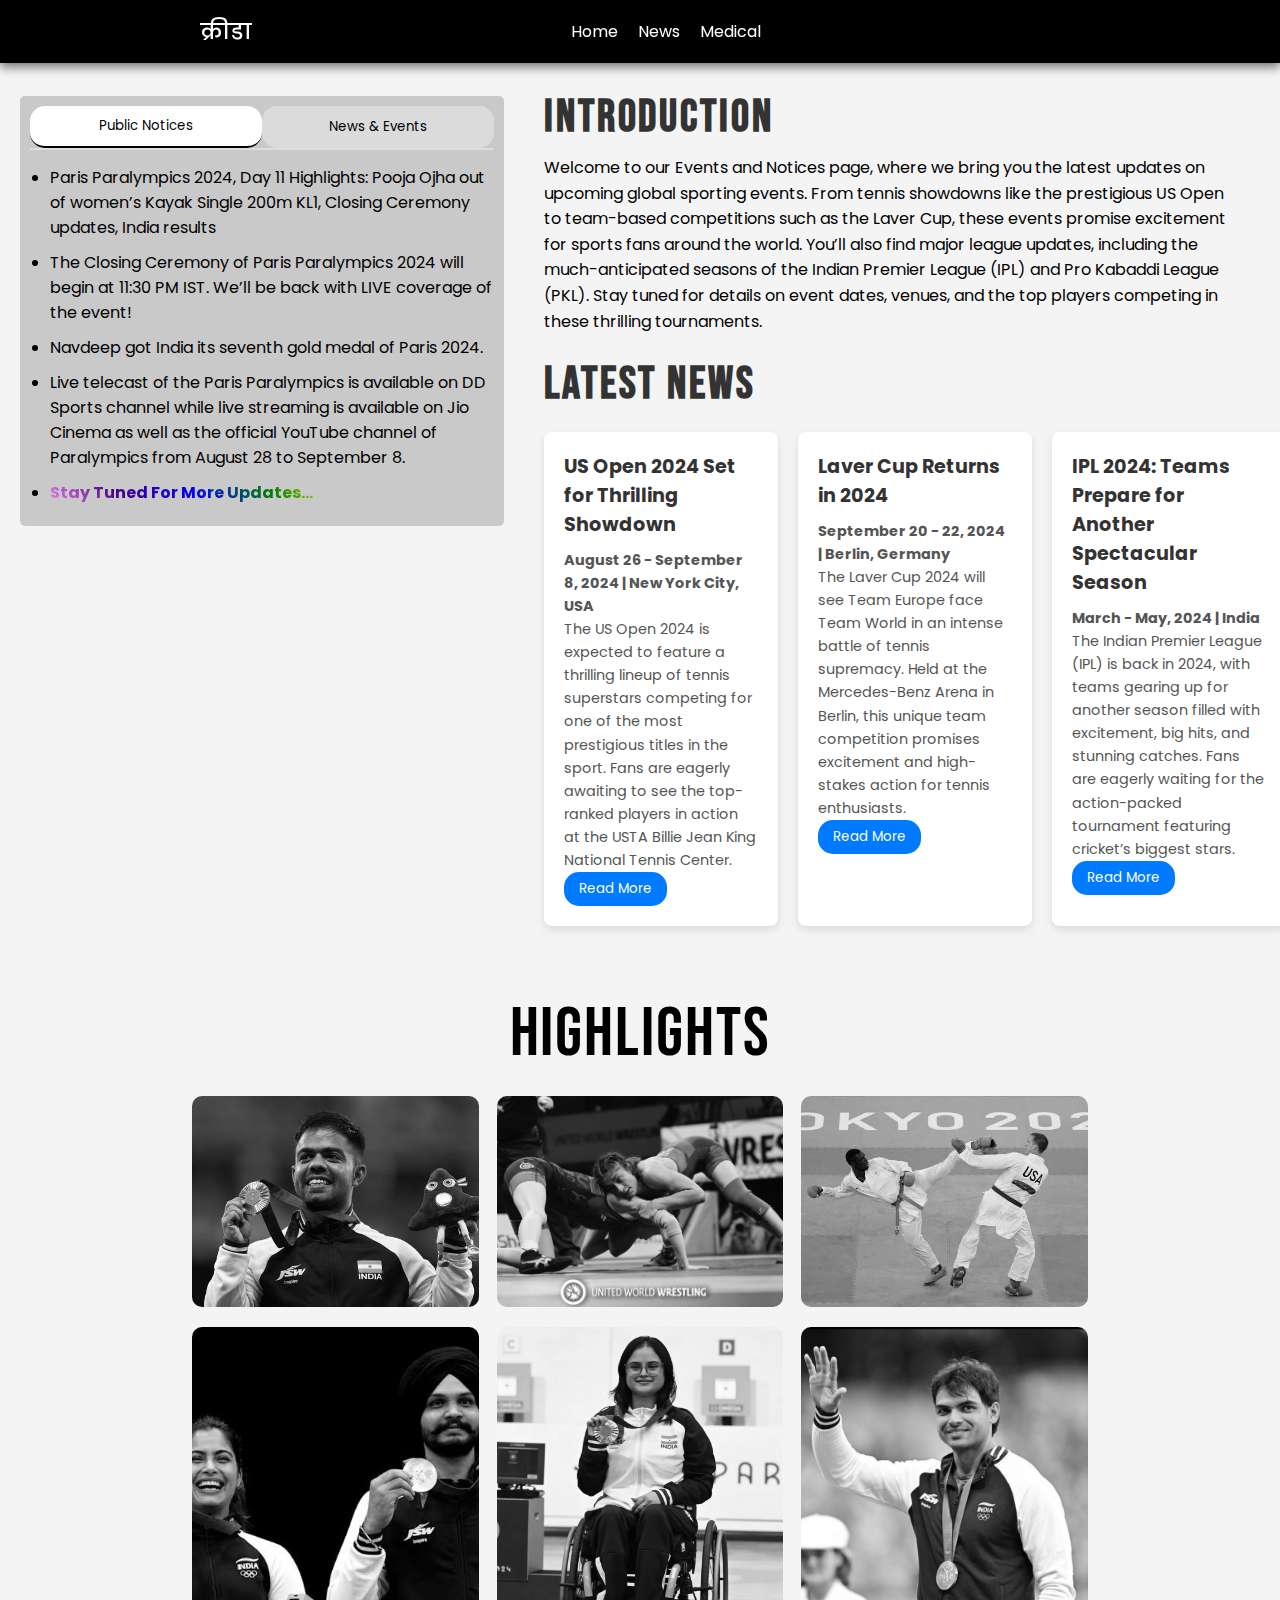
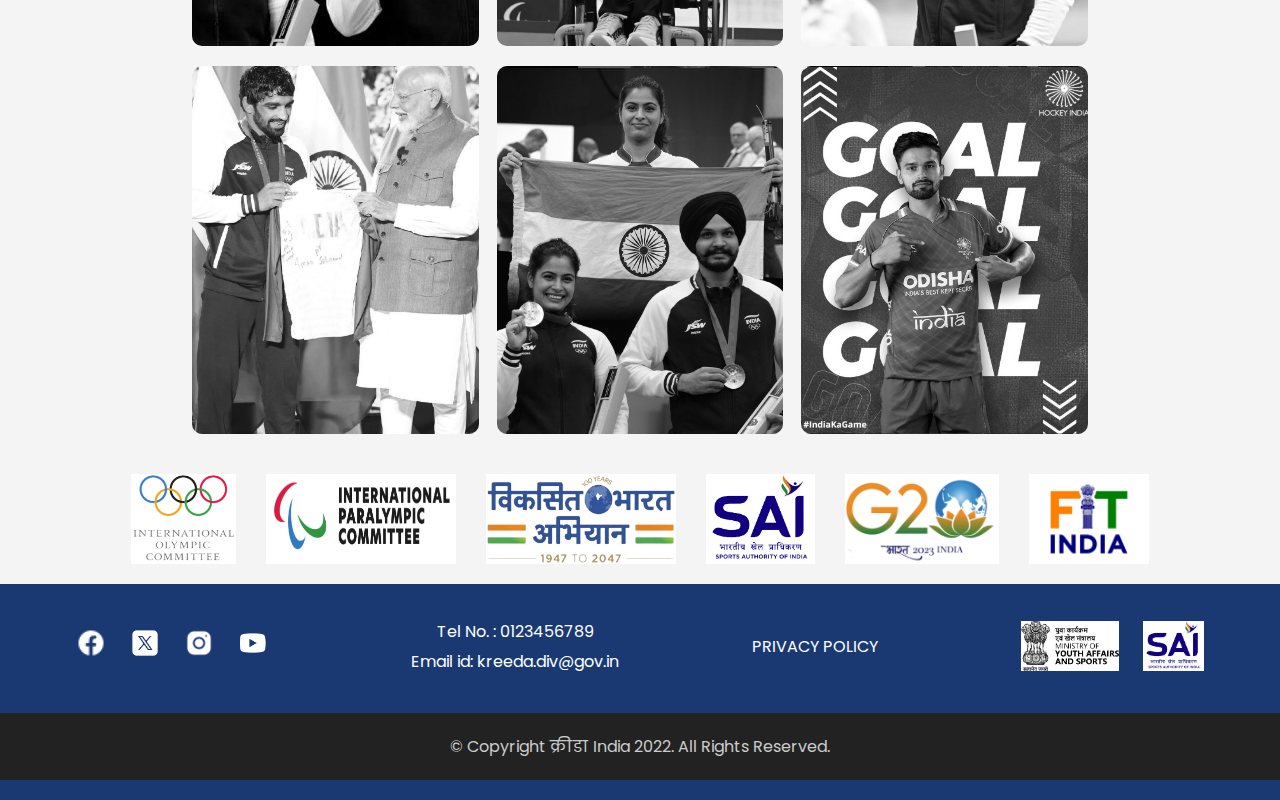
<file: events.html>
<!DOCTYPE html>
<html lang="en">
  <head>
    <meta charset="UTF-8" />
    <meta http-equiv="X-UA-Compatible" content="IE=edge" />
    <meta name="viewport" content="width=device-width, initial-scale=1.0" />
    <title>Events</title>
    <link rel="stylesheet" href="https://cdnjs.cloudflare.com/ajax/libs/font-awesome/5.15.1/css/all.min.css"/>
    <link rel="stylesheet" href="events.css" />
    <!-- Unicons CSS -->
    <link rel="preconnect" href="https://fonts.googleapis.com">
    <link rel="preconnect" href="https://fonts.gstatic.com" crossorigin>
    <link href="https://fonts.googleapis.com/css2?family=Nerko+One&display=swap" rel="stylesheet">
    <link rel="preconnect" href="https://fonts.googleapis.com">
    <link rel="preconnect" href="https://fonts.gstatic.com" crossorigin>
    <link href="https://fonts.googleapis.com/css2?family=Nerko+One&family=Oswald:wght@200..700&display=swap" rel="stylesheet">
    <link rel="preconnect" href="https://fonts.googleapis.com">
    <link rel="preconnect" href="https://fonts.gstatic.com" crossorigin>
    <link href="https://fonts.googleapis.com/css2?family=Bebas+Neue&family=Nerko+One&family=Oswald:wght@200..700&display=swap" rel="stylesheet">
    <link rel="preconnect" href="https://fonts.googleapis.com">
    <link rel="preconnect" href="https://fonts.gstatic.com" crossorigin>
    <link href="https://fonts.googleapis.com/css2?family=Bebas+Neue&family=Lato:ital,wght@0,100;0,300;0,400;0,700;0,900;1,100;1,300;1,400;1,700;1,900&family=Nerko+One&family=Oswald:wght@200..700&display=swap" rel="stylesheet">
    <link href="https://fonts.googleapis.com/css2?family=Roboto:wght@300;400;500&display=swap" rel="stylesheet">
    <link rel="stylesheet" href="https://unicons.iconscout.com/release/v4.0.0/css/line.css" />
    <link rel="preconnect" href="https://fonts.gstatic.com" crossorigin>
    <link href="https://fonts.googleapis.com/css2?family=Montserrat:ital,wght@0,100..900;1,100..900&family=Oswald:wght@200..700&family=Poppins:ital,wght@0,100;0,200;0,300;0,400;0,500;0,600;0,700;0,800;0,900;1,100;1,200;1,300;1,400;1,500;1,600;1,700;1,800;1,900&display=swap" rel="stylesheet">
    <link rel="preconnect" href="https://fonts.googleapis.com">
    <link rel="preconnect" href="https://fonts.gstatic.com" crossorigin>
    <link href="https://fonts.googleapis.com/css2?family=Montserrat:ital,wght@0,100..900;1,100..900&family=Oswald:wght@200..700&family=Poppins:ital,wght@0,100;0,200;0,300;0,400;0,500;0,600;0,700;0,800;0,900;1,100;1,200;1,300;1,400;1,500;1,600;1,700;1,800;1,900&display=swap" rel="stylesheet">
    <script src="events.js" defer></script>
  </head>
  <body>
    <nav class="nav">
        <i class="uil uil-bars navOpenBtn" onclick="toggleMenu()"></i>
        <a href="#" class="logo">क्रीडा</a>
    
        <ul class="nav-links">
            <i class="uil uil-times navCloseBtn"></i>
            <li><a href="index.html">Home</a></li>
            <li><a href="#news">News</a></li>
            <li><a href="medical.html">Medical</a></li>
        </ul>
    
        <i class="uil uil-search search-icon" id="searchIcon"></i>
        <div class="search-box">
            <i class="uil uil-search search-icon"></i>
            <input type="text" placeholder="Search here..." />
        </div>
    </nav>   

    <!-- slider -->
    <section class="home">
         <!-- <div class="max-width">
            <div class="home-content">
                <div class="text-2">NATIONAL ARENA</div>
            </div>
        </div> -->
        <!-- <div class="containers scroll-right">
            <span>Live News</span>
            <marquee behavior="" direction="right">Live Sports News Will Be Displayed Here !!!</marquee>
        </div> -->
        
        <!-- <div class="text">
            <h2>क्रीडा</h2>
        </div> -->
    </section>

        <!-- Main Content -->
        <div class="main-container">
            <!-- News Section with Tabs -->
            <div class="news-section">
                <div class="tabs">
                    <button class="tablinks active" onclick="openTab(event, 'notices')">Public Notices</button>
                    <button class="tablinks" onclick="openTab(event, 'events')">News & Events</button>
                </div>
    
                <div class="tabcontent" id="notices">
                    <ul>
                        <li>Paris Paralympics 2024, Day 11 Highlights: Pooja Ojha out of women’s Kayak Single 200m KL1, Closing Ceremony updates, India results</li>
                        <li>The Closing Ceremony of Paris Paralympics 2024 will begin at 11:30 PM IST. We’ll be back with LIVE coverage of the event!</li>
                        <li>Navdeep got India its seventh gold medal of Paris 2024.</li>
                        <li>Live telecast of the Paris Paralympics is available on DD Sports channel while live streaming is available on Jio Cinema as well as the official YouTube channel of Paralympics from August 28 to September 8.</li>
                        <li class="rainbow-text">Stay Tuned For More Updates...</li>
                    </ul>
                </div>
    
                <div class="tabcontent" id="events" style="display:none;">
                    <ul>
                        <li><b>US Open (Tennis):</b><br>
                            <b>Dates:</b>August 26 - September 8, 2024 <br>
                            <b>Location:</b>USTA Billie Jean King National Tennis Center, New York City, USA <br>
                            The final rounds of this prestigious tennis tournament will take place at the beginning of September, featuring top players from around the world.</li>
                        <li> <b>Laver Cup (Tennis)</b>: <br>
                           <b>Dates:</b>September 20-22, 2024 <br>
                            <b>Location:</b>Mercedes-Benz Arena, Berlin, Germany <br>
                            A men’s team tournament where Team Europe faces off against Team World in a thrilling tennis battle.</li>
                        <li><b>Indian Premier League (IPL) 2024</b></li>
                        <li><b>Pro Kabaddi League (PKL) 2024</b></li>
                    </ul>
                </div>
            </div>
    
            <!-- Introduction Section -->
            <div class="intro-section">
                <h2>INTRODUCTION</h2>
                <p>
                    Welcome to our Events and Notices page, where we bring you the latest updates on upcoming global sporting events. From tennis showdowns like the prestigious US Open to team-based competitions such as the Laver Cup, these events promise excitement for sports fans around the world. You’ll also find major league updates, including the much-anticipated seasons of the Indian Premier League (IPL) and Pro Kabaddi League (PKL). Stay tuned for details on event dates, venues, and the top players competing in these thrilling tournaments.
                </p>

    <!-- News Section -->
        <section class="news" id="news">
            <h2>Latest News</h2>
            <div class="news-container">
                <!-- Card 1 -->
                <div class="news-card">
                    <h3>US Open 2024 Set for Thrilling Showdown</h3>
                    <p><strong>August 26 - September 8, 2024 | New York City, USA</strong></p>
                    <p>
                        The US Open 2024 is expected to feature a thrilling lineup of tennis superstars competing for one of the most prestigious titles in the sport. Fans are eagerly awaiting to see the top-ranked players in action at the USTA Billie Jean King National Tennis Center.
                    </p>
                    <button onclick="readMore(1)">Read More</button>
                </div>

                <!-- Card 2 -->
                <div class="news-card">
                    <h3>Laver Cup Returns in 2024</h3>
                    <p><strong>September 20 - 22, 2024 | Berlin, Germany</strong></p>
                    <p>
                        The Laver Cup 2024 will see Team Europe face Team World in an intense battle of tennis supremacy. Held at the Mercedes-Benz Arena in Berlin, this unique team competition promises excitement and high-stakes action for tennis enthusiasts.
                    </p>
                    <button onclick="readMore(2)">Read More</button>
                </div>

                <!-- Card 3 -->
                <div class="news-card">
                    <h3>IPL 2024: Teams Prepare for Another Spectacular Season</h3>
                    <p><strong>March - May, 2024 | India</strong></p>
                    <p>
                        The Indian Premier League (IPL) is back in 2024, with teams gearing up for another season filled with excitement, big hits, and stunning catches. Fans are eagerly waiting for the action-packed tournament featuring cricket’s biggest stars.
                    </p>
                    <button onclick="readMore(3)">Read More</button>
                </div>
            </div>
        </section>
        </div>
        </div>

        <!-- gallery -->

        <div class="container">
            <h1>Highlights</h1>
            <div id="mygallery" class="gallery" >
            <figure class="card">
                <img src="gallery1.jpg" alt="">
            </figure>
            <figure class="card">
                <img src="gallery2.jpg" alt="">
            </figure>
            <figure class="card">
                <img src="gallery3.jpg" alt="">
            </figure>
            <figure class="card">
                <img src="gallery4.jpg" alt="">
            </figure>
            <figure class="card">
                <img src="gallery5.jpg" alt="">
            </figure>
            <figure class="card">
                <img src="gallery6.jpg" alt="">
            </figure>
            <figure class="card">
                <img src="gallery7.jpg" alt="">
            </figure>
            <figure class="card">
                <img src="gallery8.jpg" alt="">
            </figure>
            <figure class="card">
                <img src="gallery9.jpg" alt="">
            </figure>
            </div>
        </div>
        </div>
        
        

<!--Medical -->
    <!-- <section class="medical_Aspect" id="medical">
            <h2>Govt. Approved Medical Fitness Check</h2>
            <p>Please press ENTER to submit you details</p>
            <form action="#">
              <a href="registration_form.html"><input type="enter" value="Enter"></a>
            </form>
        </div>
    </section> -->


    <!-- Logo -->
    <div class="logo-section">
        <img src="olympics.png" alt="Olympics" />
        <img src="IPC.png" alt="IPC" />
        <img src="viksit.png" alt="Viksit Bharat" />
        <img src="SAI3.png" alt="SAI" />
        <img src="g20.png" alt="G20" />
        <img src="fitindia.jpg" alt="Fit India" />
    </div>

    <!-- Footer -->
    <footer>
        <div class="footer-content">
            <div class="social-media">
                <a href="#"><img src="facebookw.png"alt="Facebook"></a>
                <a href="#"><img src="twitterw.png" alt="Twitter"></a>
                <a href="#"><img src="instaw.png" alt="Instagram"></a>
                <a href="#"><img src="youtubew.png" alt="YouTube"></a>
            </div>
            <div class="contact-info">
                <p>Tel No. : 0123456789</p>
                <!-- <p>Email id : <a href="mailto:kreeda.div@gov.in">kreeda.div@gov.in</a></p> -->
                <p>Email id: <a href="mailto:kreeda.div@gov.in" style="color: white;">kreeda.div@gov.in</a></p>

            </div>
            <div class="privacy">
                <a href="#">PRIVACY POLICY</a>
            </div>
            <div class="logos">
                <img src="ministry.jpg" alt="Ministry of Youth Affairs and Sports">
                <img src="SAI1.jpg" alt="SAI">
            </div>
        </div>
        <div class="copyright">
            <p>&copy; Copyright क्रीडा India 2022. All Rights Reserved.</p>
        </div>
    </footer>
  </body>
</html>
</file>
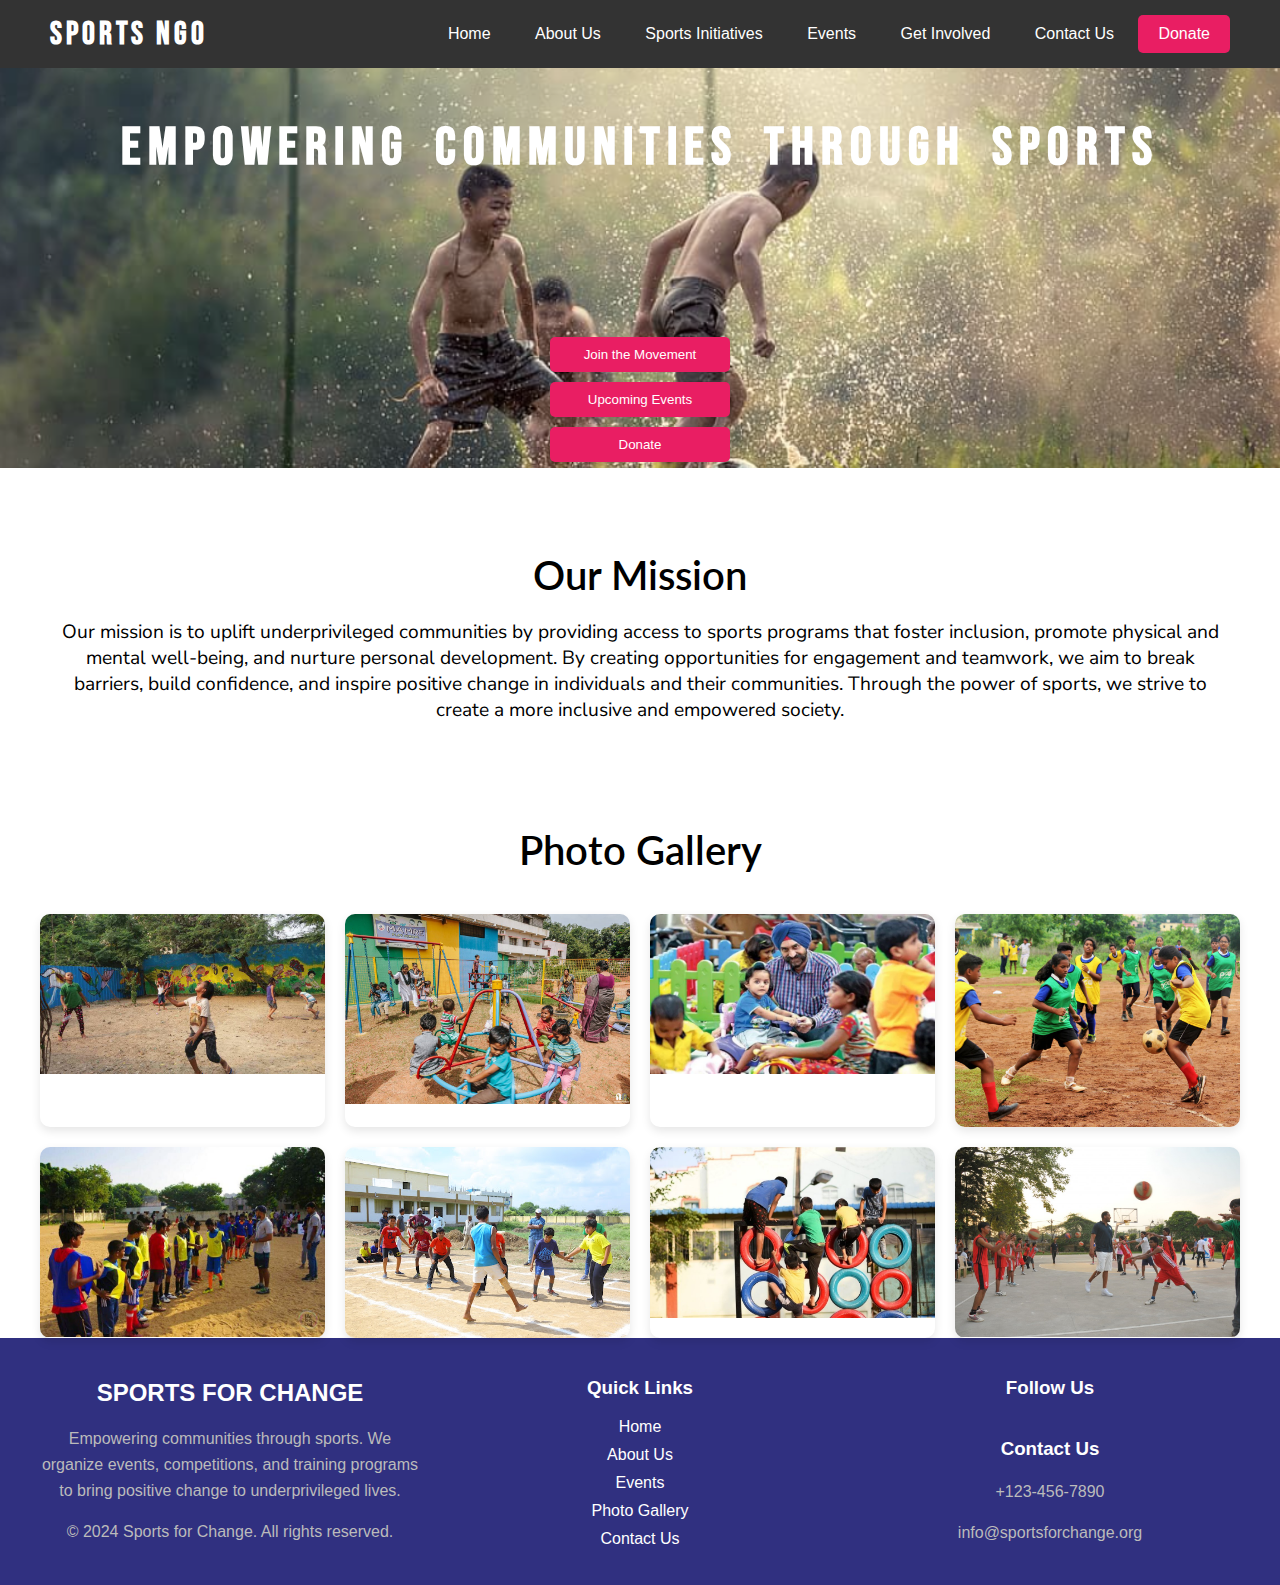
<file: ngo.html>
<!DOCTYPE html>
<html lang="en">
<head>
    <meta charset="UTF-8">
    <meta name="viewport" content="width=device-width, initial-scale=1.0">
    <title>Sports NGO</title>
    <link rel="stylesheet" href="ngo.css">
    <link rel="preconnect" href="https://fonts.googleapis.com">
    <link rel="preconnect" href="https://fonts.gstatic.com" crossorigin>
    <link href="https://fonts.googleapis.com/css2?family=Lato:ital,wght@0,100;0,300;0,400;0,700;0,900;1,100;1,300;1,400;1,700;1,900&display=swap" rel="stylesheet">
    <link rel="preconnect" href="https://fonts.googleapis.com">
    <link rel="preconnect" href="https://fonts.gstatic.com" crossorigin>
    <link href="https://fonts.googleapis.com/css2?family=Lato:ital,wght@0,100;0,300;0,400;0,700;0,900;1,100;1,300;1,400;1,700;1,900&family=Nunito+Sans:ital,opsz,wght@0,6..12,200..1000;1,6..12,200..1000&display=swap" rel="stylesheet">
    <link rel="preconnect" href="https://fonts.googleapis.com">
    <link rel="preconnect" href="https://fonts.gstatic.com" crossorigin>
    <link href="https://fonts.googleapis.com/css2?family=Nerko+One&display=swap" rel="stylesheet">
    <link rel="preconnect" href="https://fonts.googleapis.com">
    <link rel="preconnect" href="https://fonts.gstatic.com" crossorigin>
    <link href="https://fonts.googleapis.com/css2?family=Nerko+One&family=Oswald:wght@200..700&display=swap" rel="stylesheet">
    <link rel="preconnect" href="https://fonts.googleapis.com">
    <link rel="preconnect" href="https://fonts.gstatic.com" crossorigin>
    <link href="https://fonts.googleapis.com/css2?family=Bebas+Neue&family=Nerko+One&family=Oswald:wght@200..700&display=swap" rel="stylesheet">
    <link rel="preconnect" href="https://fonts.googleapis.com">
    <link rel="preconnect" href="https://fonts.gstatic.com" crossorigin>
    <link href="https://fonts.googleapis.com/css2?family=Bebas+Neue&family=Lato:ital,wght@0,100;0,300;0,400;0,700;0,900;1,100;1,300;1,400;1,700;1,900&family=Nerko+One&family=Oswald:wght@200..700&display=swap" rel="stylesheet">
    <link href="https://fonts.googleapis.com/css2?family=Roboto:wght@300;400;500&display=swap" rel="stylesheet">
    <link rel="stylesheet" href="https://unicons.iconscout.com/release/v4.0.0/css/line.css" />
    <link rel="preconnect" href="https://fonts.gstatic.com" crossorigin>
    <link href="https://fonts.googleapis.com/css2?family=Montserrat:ital,wght@0,100..900;1,100..900&family=Oswald:wght@200..700&family=Poppins:ital,wght@0,100;0,200;0,300;0,400;0,500;0,600;0,700;0,800;0,900;1,100;1,200;1,300;1,400;1,500;1,600;1,700;1,800;1,900&display=swap" rel="stylesheet">
    <link rel="preconnect" href="https://fonts.googleapis.com">
    <link rel="preconnect" href="https://fonts.gstatic.com" crossorigin>
    <link href="https://fonts.googleapis.com/css2?family=Montserrat:ital,wght@0,100..900;1,100..900&family=Oswald:wght@200..700&family=Poppins:ital,wght@0,100;0,200;0,300;0,400;0,500;0,600;0,700;0,800;0,900;1,100;1,200;1,300;1,400;1,500;1,600;1,700;1,800;1,900&display=swap" rel="stylesheet">
</head>
<body>

    <!-- Header Section -->
    <header>
        <div class="logo">
            <h1>Sports NGO</h1>
        </div>
        <nav>
            <ul>
                <li><a href="index.html">Home</a></li>
                <li><a href="#">About Us</a>
                    <ul class="dropdown">
                        <li><a href="events.html">Our Events</a></li>
                        <li><a href="#">Our Team</a></li>
                        <li><a href="#">Our History</a></li>
                        <li><a href="#">Annual Reports</a></li>
                    </ul>
                </li>
                <li><a href="#">Sports Initiatives</a>
                    <ul class="dropdown">
                        <li><a href="#">Sports for Development</a></li>
                        <li><a href="#">Inter-NGO Competitions</a></li>
                        <li><a href="#">Sports Programs</a></li>
                        <li><a href="#">Youth Engagement</a></li>
                    </ul>
                </li>
                <li><a href="#">Events</a>
                    <ul class="dropdown">
                        <li><a href="#">Upcoming Matches</a></li>
                        <li><a href="#">Past Events</a></li>
                        <li><a href="#">Sports Workshops</a></li>
                    </ul>
                </li>
                <li><a href="#">Get Involved</a>
                    <ul class="dropdown">
                        <li><a href="#">Volunteer with Us</a></li>
                        <li><a href="#">Become an Athlete</a></li>
                        <li><a href="#">Sponsor a Match</a></li>
                        <li><a href="#">Careers</a></li>
                    </ul>
                </li>
                <li><a href="#">Contact Us</a></li>
                <li><a href="#" class="donate-btn">Donate</a></li>
            </ul>
        </nav>
    </header>

    <!-- Banner Section -->
    <section class="banner">
        <h2>Empowering Communities Through Sports</h2>
        <button>Join the Movement</button>
        <button>Upcoming Events</button>
        <button>Donate</button>
    </section>

    <!-- Mission Section -->
    <section class="mission">
        <h2>Our Mission</h2>
        <p>Our mission is to uplift underprivileged communities by providing access to sports programs that foster inclusion, promote physical and mental well-being, and nurture personal development. By creating opportunities for engagement and teamwork, we aim to break barriers, build confidence, and inspire positive change in individuals and their communities. Through the power of sports, we strive to create a more inclusive and empowered society.</p>
    </section>
    <!-- Photo Gallery -->
    <section class="photo-gallery">
        <h2>Photo Gallery</h2>
        <div class="gallery-container">
            <div class="gallery-item">
                <img src="ngo1.jpg" alt="Football Match">
            </div>
            <div class="gallery-item">
                <img src="ngo2.jpg" alt="Team Celebration">
            </div>
            <div class="gallery-item">
                <img src="ngo3.jpg" alt="Kids Playing Sports">
            </div>
            <div class="gallery-item">
                <img src="ngo4.jpg" alt="Athlete Training">
            </div>
            <div class="gallery-item">
                <img src="ngo5.jpg" alt="NGO Team Group Photo">
            </div>
            <div class="gallery-item">
                <img src="ngo6.jpg" alt="Inter-NGO Event">
            </div>
            <div class="gallery-item">
                <img src="ngo7.jpg" alt="Football Match">
            </div>
            <div class="gallery-item">
                <img src="ngo8.jpg" alt="Football Match">
            </div>
        </div>
    </section>
    


    <!-- Footer -->
     <!-- Footer Section -->
      <!-- Footer Section -->
    <footer>
     <div class="footer-container">
        <!-- Left Section: About NGO -->
        <div class="footer-left">
             <h2>SPORTS FOR CHANGE</h2>
              <p>Empowering communities through sports. We organize events, competitions, and training programs to bring positive change to underprivileged lives.</p>
              <p>© 2024 Sports for Change. All rights reserved.</p>
        </div>

        <!-- Center Section: Quick Links -->
        <div class="footer-center">
            <h3>Quick Links</h3>
            <ul>
                <li><a href="#">Home</a></li>
                <li><a href="#">About Us</a></li>
                <li><a href="#">Events</a></li>
                <li><a href="#">Photo Gallery</a></li>
                <li><a href="#">Contact Us</a></li>
            </ul>
        </div>

        <!-- Right Section: Social Links and Contact -->
        <div class="footer-right">
            <h3>Follow Us</h3>
            <div class="social-icons">
                <a href="#"><i class="uil uil-facebook-f"></i></a>
                <a href="#"><i class="uil uil-instagram"></i></a>
                <a href="#"><i class="uil uil-twitter"></i></a>
                <a href="#"><i class="uil uil-linkedin"></i></a>
            </div>

            <h3>Contact Us</h3>
            <p><i class="uil uil-phone"></i> +123-456-7890</p>
            <p><i class="uil uil-envelope"></i> info@sportsforchange.org</p>
          </div>
        </div>
    </footer>


    <!-- Scripts -->
    <script src="ngo.js"></script>
</body>
</html>
</file>
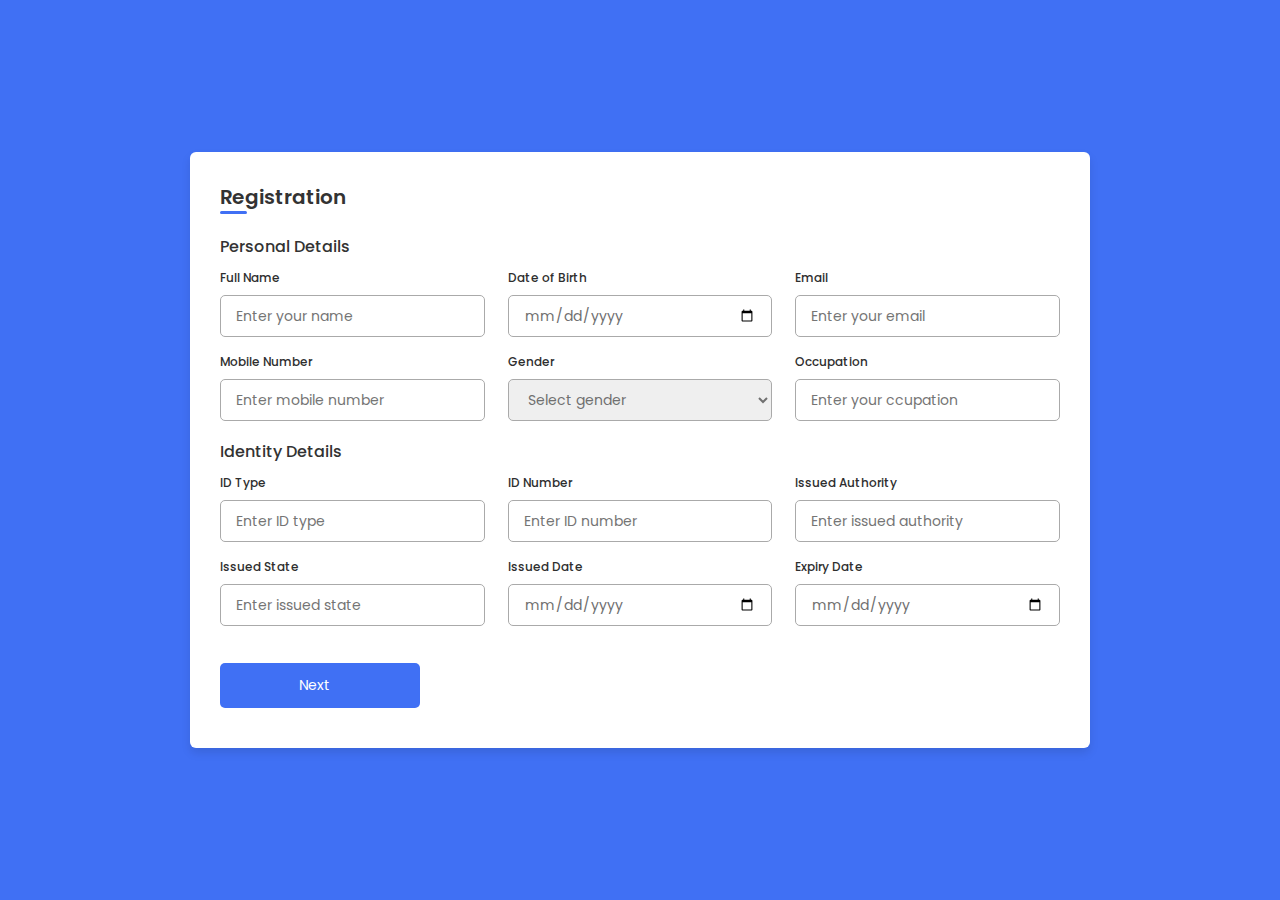
<file: registration_form.html>
<!DOCTYPE html>
<!-- Coding By CodingNepal - codingnepalweb.com -->
<html lang="en">
<head>
    <meta charset="UTF-8">
    <meta http-equiv="X-UA-Compatible" content="IE=edge">
    <meta name="viewport" content="width=device-width, initial-scale=1.0">
    
    <!----======== CSS ======== -->
    <link rel="stylesheet" href="regist.css">
     
    <!----===== Iconscout CSS ===== -->
    <link rel="stylesheet" href="https://unicons.iconscout.com/release/v4.0.0/css/line.css">

   <title>Regisration Form</title>
</head>
<body>
    <div class="container">
        <header>Registration</header>

        <form action="#">
            <div class="form first">
                <div class="details personal">
                    <span class="title">Personal Details</span>

                    <div class="fields">
                        <div class="input-field">
                            <label>Full Name</label>
                            <input type="text" placeholder="Enter your name" required>
                        </div>

                        <div class="input-field">
                            <label>Date of Birth</label>
                            <input type="date" placeholder="Enter birth date" required>
                        </div>

                        <div class="input-field">
                            <label>Email</label>
                            <input type="text" placeholder="Enter your email" required>
                        </div>

                        <div class="input-field">
                            <label>Mobile Number</label>
                            <input type="number" placeholder="Enter mobile number" required>
                        </div>

                        <div class="input-field">
                            <label>Gender</label>
                            <select required>
                                <option disabled selected>Select gender</option>
                                <option>Male</option>
                                <option>Female</option>
                                <option>Others</option>
                            </select>
                        </div>

                        <div class="input-field">
                            <label>Occupation</label>
                            <input type="text" placeholder="Enter your ccupation" required>
                        </div>
                    </div>
                </div>

                <div class="details ID">
                    <span class="title">Identity Details</span>

                    <div class="fields">
                        <div class="input-field">
                            <label>ID Type</label>
                            <input type="text" placeholder="Enter ID type" required>
                        </div>

                        <div class="input-field">
                            <label>ID Number</label>
                            <input type="number" placeholder="Enter ID number" required>
                        </div>

                        <div class="input-field">
                            <label>Issued Authority</label>
                            <input type="text" placeholder="Enter issued authority" required>
                        </div>

                        <div class="input-field">
                            <label>Issued State</label>
                            <input type="text" placeholder="Enter issued state" required>
                        </div>

                        <div class="input-field">
                            <label>Issued Date</label>
                            <input type="date" placeholder="Enter your issued date" required>
                        </div>

                        <div class="input-field">
                            <label>Expiry Date</label>
                            <input type="date" placeholder="Enter expiry date" required>
                        </div>
                    </div>

                    <button class="nextBtn">
                        <span class="btnText">Next</span>
                        <i class="uil uil-navigator"></i>
                    </button>
                </div> 
            </div>

            <div class="form second">
                <div class="details address">
                    <span class="title">Address Details</span>

                    <div class="fields">
                        <div class="input-field">
                            <label>Address Type</label>
                            <input type="text" placeholder="Permanent or Temporary" required>
                        </div>

                        <div class="input-field">
                            <label>Nationality</label>
                            <input type="text" placeholder="Enter nationality" required>
                        </div>

                        <div class="input-field">
                            <label>State</label>
                            <input type="text" placeholder="Enter your state" required>
                        </div>

                        <div class="input-field">
                            <label>District</label>
                            <input type="text" placeholder="Enter your district" required>
                        </div>

                        <div class="input-field">
                            <label>Block Number</label>
                            <input type="number" placeholder="Enter block number" required>
                        </div>

                        <div class="input-field">
                            <label>Ward Number</label>
                            <input type="number" placeholder="Enter ward number" required>
                        </div>
                    </div>
                </div>

                <div class="details family">
                    <span class="title"></span>

                    <div class="fields">
                        <div class="input-field">
                            <label>Father Name</label>
                            <input type="text" placeholder="Enter father name" required>
                        </div>

                        <div class="input-field">
                            <label>Mother Name</label>
                            <input type="text" placeholder="Enter mother name" required>
                        </div>

                        <div class="input-field">
                            <label>Which Sports You Play</label>
                            <input type="text" placeholder="Enter grandfther name" required>
                        </div>

                        <div class="input-field">
                            <label>Any Medical Condition ?</label>
                            <input type="text" placeholder="Enter spouse name" required>
                        </div>
                    </div>

                    <div class="buttons">
                        <div class="backBtn">
                            <i class="uil uil-navigator"></i>
                            <span class="btnText">Back</span>
                        </div>
                        
                        <button class="sumbit">
                            <span class="btnText">Submit</span>
                            <i class="uil uil-navigator"></i>
                        </button>
                    </div>
                </div> 
            </div>
        </form>
    </div>

    <script src="regist.js"></script>
</body>
</html>
</file>
<file: events.css>
/* Google Fonts - Poppins */
@import url("https://fonts.googleapis.com/css2?family=Poppins:wght@300;400;500;600&display=swap");

* {
  margin: 0;
  padding: 0;
  box-sizing: border-box;
  font-family: "Poppins", sans-serif;
}
body {
  background: #ffffff;
}

.nav-links {
  display: none;
}

.navOpen .nav-links {
  display: block;
}

.nav {
  position: fixed;
  top: 0;
  left: 0;
  width: 100%;
  padding: 15px 200px;
  background: black;
  box-shadow: 0 4px 10px rgb(111 111 111);
  z-index: 10;
}
.navbar.sticky{
  padding: 30px 0;
  background: rgb(85, 85, 85);
}
.nav,
.nav .nav-links {
  display: flex;
  align-items: center;
}
.nav {
  justify-content: space-between;
}
a {
  color: #ffffff;
  text-decoration: none;
}
.nav .logo {
  font-size: 22px;
  font-weight: 500;
}
.nav .nav-links {
  column-gap: 20px;
  list-style: none;
}
.nav .nav-links a {
  transition: all 0.2s linear;
}
.nav.openSearch .nav-links a {
  opacity: 0;
  pointer-events: none;
}
.nav .search-icon {
  color: #ffffff;
  font-size: 20px;
  cursor: pointer;
}
.nav .search-box {
  position: absolute;
  right: 250px;
  height: 45px;
  max-width: 555px;
  width: 100%;
  opacity: 0;
  pointer-events: none;
  transition: all 0.2s linear;
}
.nav.openSearch .search-box {
  opacity: 1;
  pointer-events: auto;
}
.search-box .search-icon {
  position: absolute;
  left: 15px;
  top: 50%;
  left: 15px;
  color: #4a98f7;
  transform: translateY(-50%);
}
.search-box input {
  height: 100%;
  width: 100%;
  border: none;
  outline: none;
  border-radius: 6px;
  background-color: #fff;
  padding: 0 15px 0 45px;
}

.nav .navOpenBtn,
.nav .navCloseBtn {
  display: none;
}

/* responsive */
@media screen and (max-width: 1160px) {
  .nav {
    padding: 15px 100px;
  }
  .nav .search-box {
    right: 150px;
  }
}
@media screen and (max-width: 950px) {
  .nav {
    padding: 15px 50px;
  }
  .nav .search-box {
    right: 100px;
    max-width: 400px;
  }
}
@media screen and (max-width: 768px) {
  .nav .navOpenBtn,
  .nav .navCloseBtn {
    display: block;
  }
  .nav {
    padding: 15px 20px;
  }
  .nav .nav-links {
    position: fixed;
    top: 0;
    left: -100%;
    height: 100%;
    max-width: 280px;
    width: 100%;
    padding-top: 100px;
    row-gap: 30px;
    flex-direction: column;
    background-color:#7b78a1;
    box-shadow: 0 2px 10px rgba(0, 0, 0, 0.1);
    transition: all 0.4s ease;
    z-index: 100;
  }
  .nav.openNav .nav-links {
    left: 0;
  }
  .nav .navOpenBtn {
    color: #000000;
    font-size: 20px;
    cursor: pointer;
  }
  .nav .navCloseBtn {
    position: absolute;
    top: 20px;
    right: 20px;
    color: #fff;
    font-size: 20px;
    cursor: pointer;
  }
  .nav .search-box {
    top: calc(100% + 10px);
    max-width: calc(100% - 20px);
    right: 50%;
    transform: translateX(50%);
    box-shadow: 0 2px 10px rgba(0, 0, 0, 0.1);
  }
}


.dropdown-menu {
  display: none;
  position: absolute;
  background: linear-gradient(135deg, #262a44, #7b72a7);
  border: 1px solid #000000;
  padding: 10px;
  z-index: 1;
  box-shadow: 0 2px 4px rgba(0, 0, 0, 0.1); /* Adding a box shadow for depth */
}

.dropdown-menu ul {
  list-style: none;
  padding: 0;
  margin: 0;
}

.dropdown-menu ul li {
  margin-bottom: 5px;
}

.dropdown-menu ul li a {
  color: #ffffff; /* Text color */
  text-decoration: none; /* Remove underline */
  display: block; /* Make anchor elements block-level for full width */
}

.dropdown-menu ul li a:hover {
  background-color: #767676; /* Hover background color */
}

.dropdown:hover .dropdown-menu {
  display: block;
}


.dropdown-menu-1 {
  display: none;
  position: absolute;
  top: 0;
  left: -150px; /* Adjust this value according to your design */
  background-color: #fff;
  padding: 10px;
  border: 1px solid #ccc;
  border-radius: 4px;
}

.dropdown-menu-1 ul {
  list-style-type: none;
  padding: 0;
  margin: 0;
}

.dropdown-menu-1 ul li {
  margin-bottom: 10px;
}

.dropdown-menu-1 ul li a {
  text-decoration: none;
  color: #333;
}

.basketball:hover + .dropdown-menu-1 {
  display: block;
}

/* live news css */
.containers{ 
  display: flex;
  align-items: center; 
  background: #ffffff;
  margin-top: 63px;
  border: 0.35px dotted;
}
.containers span{ 
  position: relative; 
  display: inline-block; 
  flex-shrink: 0; 
  padding: 8px 20px;
  background: #f00;
  color: #fff;
  overflow: hidden; 
  clip-path: polygon(0 0, 90% 0, 100% 100%, 0 100%);
}
.scroll-left span{ 
  clip-path: polygon(10% 0, 100% 0, 100% 100%, 0 100%);
}
.home {
  margin-top: 50px; /* Adjust according to the height of your navigation bar */
  /* Add any additional styling for your home section here */
}


@keyframes scroll-right {
  from { transform: translateX(100%); }
  to { transform: translateX(-100%); }
}

/* Media query for smaller screens */
@media screen and (max-width: 568px) {
    .containers {
        display: none; /* Hide the container on smaller screens */
        /* Add any other styles you want to apply on smaller screens */
    }
}

/* .home{
  background: url(bg.png)  no-repeat center;
  background-repeat: no-repeat;
  background-size: contain;
  height: 135vh;
} */

.text{
  margin-top: 160px;
}
.text h2{
  margin-top: 20px;
  margin-left: 45px;
  font-weight: bold;
  font-size: 110px;
  font-family: "Montserrat", sans-serif;
}
.text h3{
  font-size: 50px;
}
.text p{
  margin-left: 45px;
  font-size: 21px;
}



.section-title h2{
    font-size: 35px;
    font-weight: 600;
  }
@media screen and (max-width: 768px) {
    .section-title h2 {
        font-size: 31px;
        margin-bottom: 27px;
        margin-left: 83px;
    }
}

/* MEDICAL ASPECT */
.medical_Aspect {
  background-color: #f2f2f2;
  padding: 70px;
  width: 101%;
  margin: 0 auto;
  margin-top: 73px;
}

/* Style for the heading */
.medical_Aspect h2 {
  color: #333;
  text-align: center;
  font-size: 34px;
}

/* Style for the paragraph */
.medical_Aspect p {
  color: #555;
  text-align: center;
  font-size: 21px;
}

/* Style for the submit button */
.medical_Aspect input[type="enter"] {
  background-color: #007bff;
  color: #fff;
  border: none;
  padding: 10px 10px;
  cursor: pointer;
  margin-left: 530px;
  width: 6%;
  margin-top: 12px;
}


/* Style for the submit button on hover */
.medical_Aspect input[type="enter"]:hover {
  background-color: #0056b3; /* Darker blue on hover */
}

/* Media query for the medical_Aspect section */
@media screen and (max-width: 768px) {
  /* Styles to apply when the screen width is 768px or less */
  .medical_Aspect {
    /* Apply styles specifically to the medical_Aspect section */
    /* For example, adjust padding */
    padding: 20px;
  }
  
  .medical_Aspect h2 {
    /* Apply styles specifically to the h2 element within the medical_Aspect section */
    /* For example, decrease font size */
    font-size: 18px;
  }
  
  .medical_Aspect p {
    /* Apply styles specifically to the p element within the medical_Aspect section */
    /* For example, decrease font size */
    font-size: 14px;
  }

  .medical_Aspect input[type="enter"] {
    padding: 10px 20px;
    margin-left: 137px;
    width: 22%;
  }
}
/* General resets */
* {
    margin: 0;
    padding: 0;
    box-sizing: border-box;
}

/* Header */
header {
    background-color: #002147; /* Dark blue background */
    color: white;
    padding: 10px 20px;
    display: flex;
    justify-content: space-between;
    align-items: center;
}

header h2 {
    margin-left: 10px;
}

header .result-link a {
    color: white;
    text-decoration: none;
}

/* Main Content */
.main-container {
    display: flex;
    padding: 20px;
    justify-content: space-between;
}


.rainbow-text {
    font-weight: bold;
    background: linear-gradient(228deg, red, orange, yellow, green, blue, indigo, violet);
    -webkit-background-clip: text;
    -webkit-text-fill-color: transparent;
}

/* News Section with Tabs */
.news-section {
    flex: 1;
    background-color: #c9c9c9;
    padding: 10px;
    border-radius: 5px;
    margin-right: 20px;
    width: 400px;
    margin-top: 26px;
    height: 430px;
}

/* Tabs */
.tabs {
    display: flex;
    border-bottom: 2px solid #ddd;
    margin-bottom: 15px;
}

.tabs button {
    background-color: #dddddddd;
    border: none;
    padding: 10px 20px;
    cursor: pointer;
    outline: none;
    transition: background-color 0.3s ease;
    flex: 1;
    color: black;
}

.tabs button.active {
    background-color: white;
    border-bottom: 2px solid #000000; /* Dark blue to indicate active tab */
}

.tabs button:hover {
    background-color: #ddd;
}

/* Tab Content */
.tabcontent {
    display: none;
}

.tabcontent ul {
    list-style-type: disc;
    padding-left: 20px;
}

.tabcontent ul li {
    margin-bottom: 10px;
}

#notices {
    display: block;
}

/* Introduction Section */
.intro-section {
    flex: 1.5;
    padding: 20px;
}

.intro-section h2 {
    font-size: 24px;
    font-weight: bold;
    margin-bottom: 10px;
    font-family: "Bebas Neue", sans-serif;
    font-size: 45px;
    letter-spacing: 2.9px;
    color: #333;
}

.intro-section p {
    font-size: 16px;
    line-height: 1.6;
}


/*news cards section */

.news {
    width: 112%;
    margin-top: 23px;
    margin-right: -5px;
}

.news h2 {
    font-size: 1.5rem;
    color: #333;
    margin-bottom: 20px;
    font-family: "Bebas Neue", sans-serif;
    font-size: 45px;
    letter-spacing: 2.9px;
}

.news-container {
    display: flex;
    flex-wrap: wrap;
    gap: 20px;
}

.news-card {
    background-color: #fff;
    padding: 20px;
    border-radius: 8px;
    box-shadow: 0 4px 8px rgba(0, 0, 0, 0.1);
    width: 30%;
}
.news-card h3 {
    font-size: 1.2rem;
    color: #333;
    margin-bottom: 10px;
}

.news-card p {
    font-size: 0.9rem;
    color: #555;
}

button {
  background-color: #007BFF;
  color: white;
  border: none;
  padding: 7px 15px;
  border-radius: 15px;
  cursor: pointer;
  font-size: -0.1rem;
}

button:hover {
    background-color: #0056b3;
}

/* Gallery Styling */
*{
  margin:0;
  padding:0;
  box-sizing: border-box;
  font-family: "Poppins",sans-serif;
  scroll-behavior: smooth;
}

html,body{
  font-family: "Poppins",sans-serif;
  background-color: #f4f4f4; 
}

#wrapper{
  overflow-x: hidden;
  overflow-y: auto;
  height:100vh;
}
:root{
  --bgOrange: #e84949;
}

.container{
  width:100%;
  margin:0 auto;
}

.faded-text{
  z-index:10;
  top:10em;
  bottom:5em;
  align-items:center;
  position:relative;
  color:white;
  display:flex; 
  flex-wrap:wrap;
  justify-content: center;
  text-align:center;
  font-size:4.5em;
  background-color: rgba(107, 109, 119, 0.3);
  border: outset #fff;
} 

h1{
  margin-top:0.4em;
  text-align:center;
  margin-bottom:20px;
  font-size:2.3rem;
  font-family: "Bebas Neue", sans-serif;
  font-weight: 100;
  word-spacing: 4.2px;
  font-size: 69px; 
  letter-spacing: 1.9px;
}

.gallery{
  display:flex;
  flex-wrap:wrap;
  justify-content: space-between;
  padding-left:15vw;
  padding-right:15vw;
}


.card{
  width:32%;
  position: relative;
  margin-bottom: 20px;
  border-radius: 10px; 
  overflow: hidden;
}

.card img{
  height: 100%;
  width: 100%;
  filter: grayscale(100%);
  /* box-shadow: 0 0 20px #333; */
  object-fit: cover;
}

/* .card:hover{
  transform:scale(1.03);
  filter:drop-shadow(0 0 10px #333);
  transition: 0.3s;
} */

.card:hover img{
  filter:grayscale(0%);
}

.card figcaption{
  position:absolute;
  bottom:0;
  left: 0;
  padding:25px;
  width:100%;
  height:20%;
  font-size:16px;
  font-weight:500;
  color:#fff;
  opacity:0;
  border-radius: 0 0 10px 10px;
  background:linear-gradient(0deg,rgba(0,0,0,0.5) 0%, rgba(255,255,255,0) 100%);
  transition: 0.3s;
}

.card:hover figcaption{
  opacity:1;
  transform:sacle(1.03);
}


/* Footer Styling */

footer {
  background-color: #1a3972;
  color: white;
  padding: 20px 0;
  text-align: center;
  font-family: Arial, sans-serif;
}

.footer-content {
  display: flex;
  justify-content: space-around;
  align-items: center;
  flex-wrap: wrap;
  padding: 10px 0;
}

.social-media a img {
  width: 30px;
  height: 30px;
  margin: 0 10px;
}

.contact-info p {
  margin: 5px 0;
}

.privacy a {
  color: white;
  text-decoration: none;
}

.privacy a:hover {
  text-decoration: underline;
}

.logos img {
  margin: 0 10px;
  height: 50px;
  vertical-align: middle;
}

.copyright {
  background-color: #222;
  padding: 21px 0;
  color: #ccc;
  margin-top: 24px;
}

.logo-section {
display: flex;
flex-wrap: wrap;
justify-content: center;
gap: 30px;
padding: 20px;
}

.logo-section img {
  max-width: 190px;
  height: 90px;
}
</file>
<file: ngo.css>
/* General Styles */
body {
    font-family: Arial, sans-serif;
    margin: 0;
    padding: 0;
    box-sizing: border-box;
}

/* Header */
header {
    background-color: #333;
    color: #fff;
    display: flex;
    justify-content: space-between;
    align-items: center;
    padding: 10px 50px;
}

header h1 {
    margin: 0;
    font-family: "Bebas Neue", sans-serif;
    letter-spacing: 3.9px;
}

nav ul {
    list-style-type: none;
    margin: 0;
    padding: 0;
}

nav ul li {
    display: inline-block;
    position: relative;
}

nav ul li a {
    color: white;
    text-decoration: none;
    padding: 15px 20px;
    display: block;
}

nav ul li:hover .dropdown {
    display: block;
}

.dropdown {
    display: none;
    position: absolute;
    background-color: #444;
    top: 100%;
    left: 0;
    min-width: 200px;
    z-index: 1000;
}

.dropdown li {
    display: block;
}

.dropdown li a {
    padding: 10px;
    background-color: #444;
}

/* Donate Button */
.donate-btn {
    background-color: #e91e63;
    padding: 10px 20px;
    border-radius: 5px;
    color: white;
}

.donate-btn:hover {
    background-color: #d81b60;
}

/* Banner Section */
.banner {
    background-image: url('ngo.png');
    background-size: cover;
    background-position: center;
    height: 400px;
    color: white;
    display: flex;
    justify-content: center;
    align-items: center;
    flex-direction: column;
}

.banner h2 {
    font-size: 3.4em;
    margin-bottom: 152px;
    font-family: "Bebas Neue", sans-serif;
    letter-spacing: 7px;
    word-spacing: 10px;
}

.banner button {
    margin: 5px;
    padding: 10px 20px;
    background-color: #e91e63;
    border: none;
    color: white;
    cursor: pointer;
    border-radius: 5px;
    width: 180px;
}

.banner button:hover {
    background-color: #d81b60;
}

/* Mission Section */
.mission {
    padding: 50px;
    text-align: center;
}

.mission h2 {
    font-size: 2.5em;
    margin-bottom: 20px;
    font-family: "Lato", sans-serif;
    font-weight: 600;
}

.mission p {
    font-size: 1.2em;
    /* font-size: 22px; */
    font-family: "Nunito Sans", sans-serif;
}
/* Photo Gallery */
.photo-gallery {
    padding: 60px -23px;
    background-color: #ffffff;
    text-align: center;
}

.photo-gallery h2 {
    font-size: 2.5em;
    color: #000000;
    margin-bottom: 40px;
    font-family: "Lato", sans-serif;
    font-weight: 600;
}

.gallery-container {
    display: grid;
    grid-template-columns: repeat(auto-fit, minmax(250px, 1fr));
    gap: 20px;
    max-width: 1200px;
    margin: 0 auto;
}

.gallery-item {
    overflow: hidden;
    border-radius: 10px;
    box-shadow: 0 4px 10px rgba(0, 0, 0, 0.1);
    transition: transform 0.3s ease, box-shadow 0.3s ease;
}

.gallery-item img {
    width: 100%;
    height: auto;
    display: block;
    transition: transform 0.3s ease;
}

.gallery-item:hover {
    transform: scale(1.05);
    box-shadow: 0 6px 15px rgba(0, 0, 0, 0.2);
}

.gallery-item:hover img {
    transform: scale(1.1);
}

/* Footer */
/* Footer */
footer {
    background-color: #303080;
    color: #fff;
    padding: 21px 20px;
    text-align: center;
}

.footer-container {
    display: flex;
    flex-wrap: wrap;
    justify-content: space-between;
    align-items: flex-start;
    max-width: 1200px;
    margin: 0 auto;
    gap: 30px;
}

.footer-container div {
    flex: 1;
    min-width: 200px;
}

.footer-left p {
    font-size: 1em;
    color: #bbb;
    line-height: 1.6;
}

.footer-center ul,
.footer-right ul {
    list-style: none;
    padding: 0;
}

.footer-center ul li,
.footer-right ul li {
    margin: 10px 0;
}

.footer-center ul li a {
    color: #fff;
    text-decoration: none;
    transition: color 0.3s ease;
}

.footer-center ul li a:hover {
    color: #fdd835;
}

.footer-right .social-icons {
    display: flex;
    justify-content: flex-start;
    gap: 20px;
    margin-bottom: 20px;
    margin-left: 113px;
}

.footer-right .social-icons a {
    color: #fff;
    font-size: 1.5em;
    transition: transform 0.3s ease;
}

.footer-right .social-icons a:hover {
    transform: scale(1.2);
}

.footer-right p {
    font-size: 1em;
    color: #bbb;
    line-height: 1.6;
}

/* Responsive Footer */
@media (max-width: 768px) {
    .footer-container {
        flex-direction: column;
        text-align: left;
    }

    .footer-container div {
        margin-bottom: 30px;
    }

    .footer-right .social-icons {
        justify-content: center;
    }
}
</file>
<file: regist.css>
/* ===== Google Font Import - Poppins ===== */
@import url('https://fonts.googleapis.com/css2?family=Poppins:wght@200;300;400;500;600&display=swap');
*{
    margin: 0;
    padding: 0;
    box-sizing: border-box;
    font-family: 'Poppins', sans-serif;
}
body{
    min-height: 100vh;
    display: flex;
    align-items: center;
    justify-content: center;
    background: #4070f4;
}
.container{
    position: relative;
    max-width: 900px;
    width: 100%;
    border-radius: 6px;
    padding: 30px;
    margin: 0 15px;
    background-color: #fff;
    box-shadow: 0 5px 10px rgba(0,0,0,0.1);
}
.container header{
    position: relative;
    font-size: 20px;
    font-weight: 600;
    color: #333;
}
.container header::before{
    content: "";
    position: absolute;
    left: 0;
    bottom: -2px;
    height: 3px;
    width: 27px;
    border-radius: 8px;
    background-color: #4070f4;
}
.container form{
    position: relative;
    margin-top: 16px;
    min-height: 490px;
    background-color: #fff;
    overflow: hidden;
}
.container form .form{
    position: absolute;
    background-color: #fff;
    transition: 0.3s ease;
}
.container form .form.second{
    opacity: 0;
    pointer-events: none;
    transform: translateX(100%);
}
form.secActive .form.second{
    opacity: 1;
    pointer-events: auto;
    transform: translateX(0);
}
form.secActive .form.first{
    opacity: 0;
    pointer-events: none;
    transform: translateX(-100%);
}
.container form .title{
    display: block;
    margin-bottom: 8px;
    font-size: 16px;
    font-weight: 500;
    margin: 6px 0;
    color: #333;
}
.container form .fields{
    display: flex;
    align-items: center;
    justify-content: space-between;
    flex-wrap: wrap;
}
form .fields .input-field{
    display: flex;
    width: calc(100% / 3 - 15px);
    flex-direction: column;
    margin: 4px 0;
}
.input-field label{
    font-size: 12px;
    font-weight: 500;
    color: #2e2e2e;
}
.input-field input, select{
    outline: none;
    font-size: 14px;
    font-weight: 400;
    color: #333;
    border-radius: 5px;
    border: 1px solid #aaa;
    padding: 0 15px;
    height: 42px;
    margin: 8px 0;
}
.input-field input :focus,
.input-field select:focus{
    box-shadow: 0 3px 6px rgba(0,0,0,0.13);
}
.input-field select,
.input-field input[type="date"]{
    color: #707070;
}
.input-field input[type="date"]:valid{
    color: #333;
}
.container form button, .backBtn{
    display: flex;
    align-items: center;
    justify-content: center;
    height: 45px;
    max-width: 200px;
    width: 100%;
    border: none;
    outline: none;
    color: #fff;
    border-radius: 5px;
    margin: 25px 0;
    background-color: #4070f4;
    transition: all 0.3s linear;
    cursor: pointer;
}
.container form .btnText{
    font-size: 14px;
    font-weight: 400;
}
form button:hover{
    background-color: #265df2;
}
form button i,
form .backBtn i{
    margin: 0 6px;
}
form .backBtn i{
    transform: rotate(180deg);
}
form .buttons{
    display: flex;
    align-items: center;
}
form .buttons button , .backBtn{
    margin-right: 14px;
}

@media (max-width: 750px) {
    .container form{
        overflow-y: scroll;
    }
    .container form::-webkit-scrollbar{
       display: none;
    }
    form .fields .input-field{
        width: calc(100% / 2 - 15px);
    }
}

@media (max-width: 550px) {
    form .fields .input-field{
        width: 100%;
    }
}
</file>
